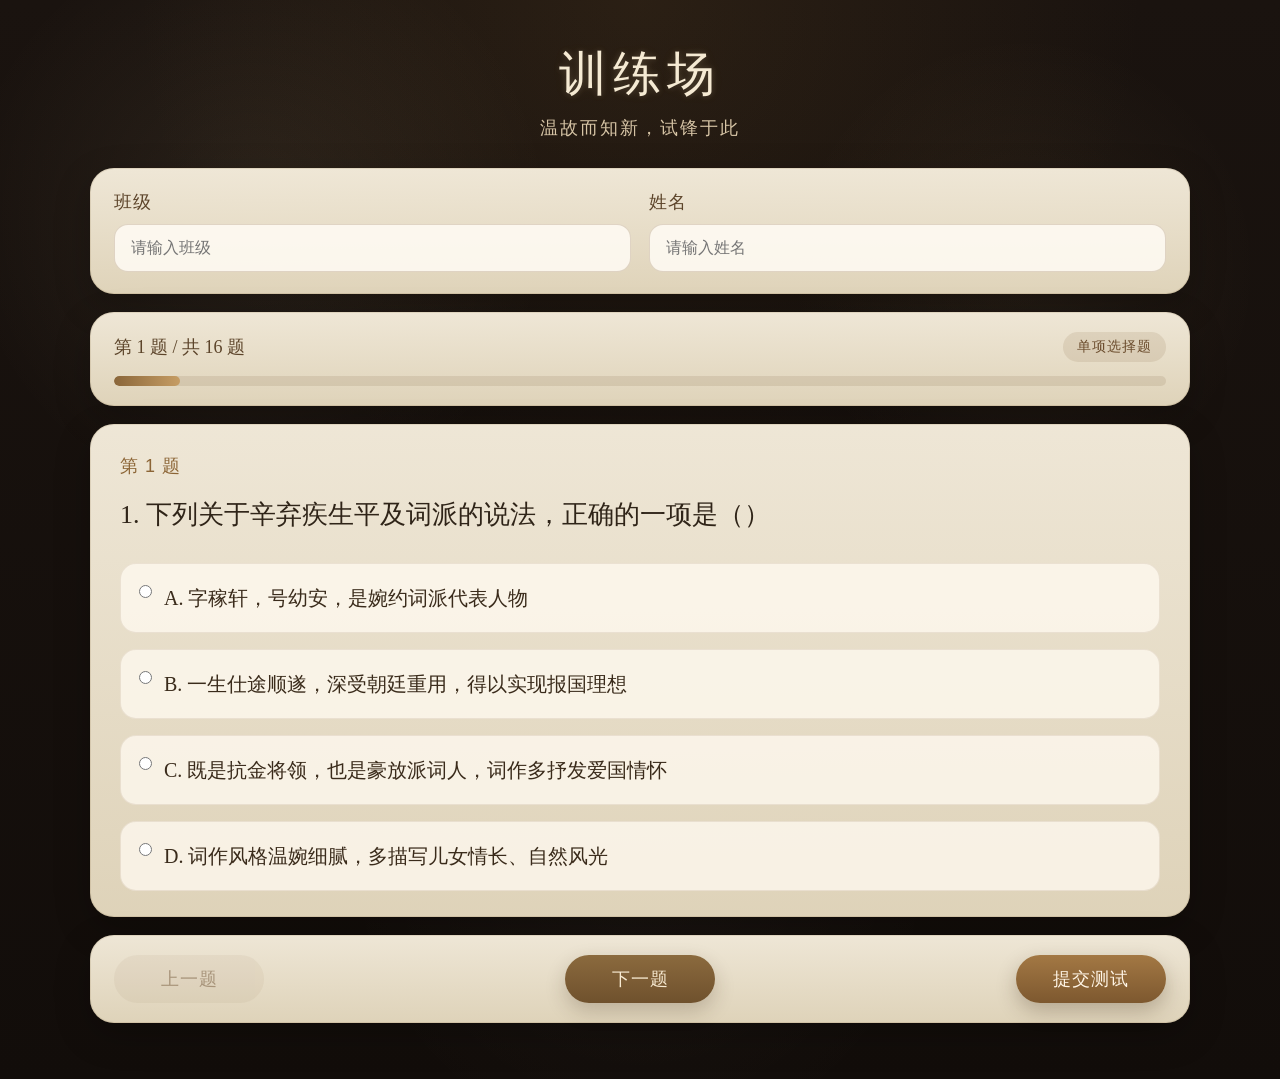
<file: training.html>
<!DOCTYPE html>
<html lang="zh-CN">
<head>
  <meta charset="UTF-8" />
  <meta name="viewport" content="width=device-width, initial-scale=1.0" />
  <title>训练场</title>
  <link rel="stylesheet" href="training.css" />
</head>
<body>
  <div class="training-page">
    <div class="training-bg"></div>

    <div class="training-shell">
      <header class="training-header">
        <div class="training-title">训练场</div>
        <div class="training-subtitle">温故而知新，试锋于此</div>
      </header>

      <section class="student-bar">
        <div class="field-item">
          <label for="className">班级</label>
          <input id="className" type="text" placeholder="请输入班级" />
        </div>
        <div class="field-item">
          <label for="studentName">姓名</label>
          <input id="studentName" type="text" placeholder="请输入姓名" />
        </div>
      </section>

      <section class="progress-bar-wrap">
        <div class="progress-meta">
          <span id="progressText">第 1 题 / 共 16 题</span>
          <span id="questionTypeTag" class="question-type-tag">单项选择题</span>
        </div>
        <div class="progress-bar">
          <div id="progressInner" class="progress-inner"></div>
        </div>
      </section>

      <main class="question-card">
        <div id="questionNumber" class="question-number">第 1 题</div>
        <div id="questionStem" class="question-stem"></div>
        <div id="questionArea" class="question-area"></div>
      </main>

      <section class="nav-bar">
        <button id="prevBtn" class="nav-btn secondary-btn">上一题</button>
        <button id="nextBtn" class="nav-btn primary-btn">下一题</button>
        <button id="submitBtn" class="nav-btn submit-btn">提交测试</button>
      </section>
    </div>

    <div id="unfinishedOverlay" class="submit-overlay hidden">
      <div class="submit-card">
        <div class="submit-title">提交提醒</div>
        <div id="unfinishedText" class="submit-text">
          你的第1、6、7题还未作答完成，确认提交？
        </div>
        <div class="confirm-btn-row">
          <button id="backToAnswerBtn" class="nav-btn secondary-btn">返回作答</button>
          <button id="confirmSubmitBtn" class="nav-btn submit-btn">确认提交</button>
        </div>
      </div>
    </div>

    <div id="resultOverlay" class="submit-overlay hidden">
      <div class="submit-card result-card">
        <div id="resultTitle" class="submit-title">训练结果</div>
        <div id="resultSummary" class="result-summary"></div>
        <div id="resultDetails" class="result-details"></div>
        <div class="result-btn-row">
          <button id="reviewBtn" class="nav-btn secondary-btn">留在本页复盘</button>
          <button id="finishBtn" class="finish-btn">返回首页</button>
        </div>
      </div>
    </div>
  </div>

  <script src="training.js"></script>
</body>
</html>
</file>
<file: training.css>
* {
  box-sizing: border-box;
  margin: 0;
  padding: 0;
}

html, body {
  width: 100%;
  min-height: 100%;
  background: #0f0b08;
  font-family: "Microsoft YaHei", "PingFang SC", sans-serif;
  color: #2f2418;
}

body {
  min-height: 100vh;
}

.training-page {
  position: relative;
  min-height: 100vh;
  overflow: hidden;
  background:
    radial-gradient(circle at top, rgba(120, 88, 44, 0.18), transparent 40%),
    linear-gradient(180deg, #1a130f 0%, #120d0a 100%);
}

.training-bg {
  position: absolute;
  inset: 0;
  background:
    radial-gradient(circle at 20% 20%, rgba(255, 226, 170, 0.08), transparent 22%),
    radial-gradient(circle at 80% 25%, rgba(255, 214, 140, 0.06), transparent 18%),
    radial-gradient(circle at 50% 80%, rgba(255, 240, 210, 0.03), transparent 28%);
  pointer-events: none;
}

.training-shell {
  position: relative;
  z-index: 2;
  width: min(1100px, 92vw);
  margin: 0 auto;
  padding: 42px 0 56px;
}

.training-header {
  text-align: center;
  margin-bottom: 28px;
}

.training-title {
  color: #f5ead3;
  font-size: 48px;
  font-family: "STKaiti", "KaiTi", "Kaiti SC", "FangSong", serif;
  letter-spacing: 6px;
  text-shadow:
    0 0 6px rgba(255, 236, 200, 0.18),
    0 0 14px rgba(255, 204, 120, 0.08);
}

.training-subtitle {
  margin-top: 10px;
  color: #d7c5a6;
  font-size: 18px;
  letter-spacing: 2px;
  font-family: "STKaiti", "KaiTi", "Kaiti SC", "FangSong", serif;
}

.student-bar,
.progress-bar-wrap,
.question-card,
.nav-bar {
  border-radius: 24px;
  background: linear-gradient(180deg, rgba(247, 239, 222, 0.96), rgba(235, 223, 196, 0.94));
  box-shadow:
    0 12px 36px rgba(0, 0, 0, 0.22),
    inset 0 0 0 1px rgba(124, 92, 48, 0.14);
}

.student-bar {
  display: grid;
  grid-template-columns: repeat(2, 1fr);
  gap: 18px;
  padding: 22px 24px;
  margin-bottom: 18px;
}

.field-item {
  display: flex;
  flex-direction: column;
  gap: 10px;
}

.field-item label {
  color: #5c442a;
  font-size: 18px;
  font-family: "STKaiti", "KaiTi", "Kaiti SC", "FangSong", serif;
  letter-spacing: 1px;
}

.field-item input {
  height: 48px;
  padding: 0 16px;
  border: 1px solid rgba(122, 88, 46, 0.22);
  border-radius: 14px;
  outline: none;
  background: rgba(255, 252, 245, 0.85);
  font-size: 16px;
  color: #3d2c19;
}

.progress-bar-wrap {
  padding: 20px 24px;
  margin-bottom: 18px;
}

.progress-meta {
  display: flex;
  justify-content: space-between;
  align-items: center;
  gap: 16px;
  margin-bottom: 14px;
}

#progressText {
  color: #5c442a;
  font-size: 18px;
  font-family: "STKaiti", "KaiTi", "Kaiti SC", "FangSong", serif;
}

.question-type-tag {
  padding: 6px 14px;
  border-radius: 999px;
  background: rgba(114, 81, 45, 0.12);
  color: #6b4c2d;
  font-size: 14px;
  letter-spacing: 1px;
}

.progress-bar {
  width: 100%;
  height: 10px;
  border-radius: 999px;
  background: rgba(120, 93, 59, 0.14);
  overflow: hidden;
}

.progress-inner {
  width: 0%;
  height: 100%;
  border-radius: 999px;
  background: linear-gradient(90deg, #8a663a, #c69d64);
  transition: width 0.25s ease;
}

.question-card {
  padding: 30px 30px 26px;
}

.question-number {
  color: #8c6536;
  font-size: 18px;
  letter-spacing: 1px;
  margin-bottom: 14px;
}

.question-stem {
  color: #2f2418;
  font-size: 26px;
  line-height: 1.8;
  font-family: "STKaiti", "KaiTi", "Kaiti SC", "FangSong", serif;
  margin-bottom: 24px;
}

.question-area {
  display: flex;
  flex-direction: column;
  gap: 16px;
}

.option-label {
  display: flex;
  align-items: flex-start;
  gap: 12px;
  padding: 16px 18px;
  border-radius: 16px;
  background: rgba(255, 250, 241, 0.76);
  border: 1px solid rgba(124, 92, 48, 0.12);
  cursor: pointer;
  transition: transform 0.18s ease, box-shadow 0.18s ease, background 0.18s ease;
}

.option-label:hover {
  transform: translateY(-1px);
  background: rgba(255, 248, 235, 0.96);
  box-shadow: 0 8px 18px rgba(0, 0, 0, 0.08);
}

.option-label input[type="radio"] {
  margin-top: 5px;
}

.option-text {
  color: #3a2b1b;
  font-size: 20px;
  line-height: 1.8;
  font-family: "STKaiti", "KaiTi", "Kaiti SC", "FangSong", serif;
}

.fill-group {
  display: flex;
  flex-direction: column;
  gap: 14px;
}

.fill-item {
  display: flex;
  flex-direction: column;
  gap: 8px;
}

.fill-item label {
  color: #5b4328;
  font-size: 18px;
  font-family: "STKaiti", "KaiTi", "Kaiti SC", "FangSong", serif;
}

.fill-item input {
  height: 48px;
  padding: 0 14px;
  border-radius: 12px;
  border: 1px solid rgba(124, 92, 48, 0.2);
  background: rgba(255, 252, 246, 0.92);
  outline: none;
  font-size: 16px;
}

.essay-box {
  width: 100%;
  min-height: 180px;
  resize: vertical;
  border-radius: 16px;
  border: 1px solid rgba(124, 92, 48, 0.2);
  background: rgba(255, 252, 246, 0.92);
  padding: 16px;
  outline: none;
  font-size: 16px;
  line-height: 1.8;
  color: #3a2b1b;
}

.nav-bar {
  display: flex;
  justify-content: space-between;
  gap: 16px;
  padding: 20px 24px;
  margin-top: 18px;
}

.nav-btn {
  min-width: 150px;
  height: 48px;
  border: none;
  border-radius: 999px;
  cursor: pointer;
  font-size: 18px;
  letter-spacing: 1px;
  font-family: "STKaiti", "KaiTi", "Kaiti SC", "FangSong", serif;
  transition: transform 0.18s ease, opacity 0.18s ease, box-shadow 0.18s ease;
}

.nav-btn:hover {
  transform: translateY(-1px);
}

.secondary-btn {
  background: rgba(121, 91, 58, 0.12);
  color: #6a4d2f;
}

.primary-btn {
  background: linear-gradient(180deg, #8b6a3e, #6f512d);
  color: #f7ead2;
  box-shadow: 0 8px 20px rgba(56, 36, 16, 0.22);
}

.submit-btn {
  background: linear-gradient(180deg, #a37844, #7d582f);
  color: #fff5e6;
  box-shadow: 0 8px 20px rgba(56, 36, 16, 0.26);
}

.submit-overlay {
  position: fixed;
  inset: 0;
  z-index: 40;
  display: flex;
  align-items: center;
  justify-content: center;
  padding: 24px;
  background: rgba(10, 8, 6, 0.48);
  backdrop-filter: blur(6px);
  -webkit-backdrop-filter: blur(6px);
}

.submit-card {
  width: min(720px, 92vw);
  padding: 42px 34px 30px;
  border-radius: 24px;
  text-align: center;
  background: linear-gradient(180deg, rgba(248, 241, 223, 0.97), rgba(236, 223, 194, 0.95));
  box-shadow:
    0 12px 36px rgba(0, 0, 0, 0.28),
    inset 0 0 0 1px rgba(124, 92, 48, 0.16);
}

.submit-title {
  color: #3b2a18;
  font-size: 38px;
  letter-spacing: 3px;
  font-family: "STKaiti", "KaiTi", "Kaiti SC", "FangSong", serif;
}

.submit-text {
  margin-top: 18px;
  color: #5b4328;
  font-size: 22px;
  line-height: 1.9;
  font-family: "STKaiti", "KaiTi", "Kaiti SC", "FangSong", serif;
}

.finish-btn {
  padding: 14px 34px;
  border: none;
  border-radius: 999px;
  cursor: pointer;
  background: linear-gradient(180deg, #8b6a3e, #6f512d);
  color: #f7ead2;
  font-size: 20px;
  letter-spacing: 2px;
  font-family: "STKaiti", "KaiTi", "Kaiti SC", "FangSong", serif;
}

.hidden {
  display: none !important;
}

.confirm-btn-row {
  margin-top: 28px;
  display: flex;
  justify-content: center;
  gap: 18px;
  flex-wrap: wrap;
}

.confirm-btn-row .nav-btn {
  min-width: 160px;
}

.unfinished-link {
  display: inline-block;
  margin: 0 2px;
  color: #7a5223;
  font-weight: 700;
  cursor: pointer;
  border-bottom: 1px solid rgba(122, 82, 35, 0.35);
  transition: color 0.18s ease, border-color 0.18s ease, transform 0.18s ease;
}

.unfinished-link:hover {
  color: #a0662b;
  border-color: rgba(160, 102, 43, 0.6);
  transform: translateY(-1px);
}

.result-card {
  width: min(980px, 94vw);
  max-height: 88vh;
  text-align: left;
  overflow: hidden;
  display: flex;
  flex-direction: column;
}

.result-summary {
  margin-top: 22px;
}

.summary-grid {
  display: grid;
  grid-template-columns: repeat(4, 1fr);
  gap: 14px;
}

.summary-card {
  border-radius: 18px;
  padding: 16px 18px;
  background: rgba(255, 250, 241, 0.78);
  border: 1px solid rgba(124, 92, 48, 0.12);
}

.summary-label {
  color: #8a6841;
  font-size: 14px;
  margin-bottom: 8px;
  letter-spacing: 1px;
}

.summary-value {
  color: #352616;
  font-size: 22px;
  line-height: 1.5;
  font-family: "STKaiti", "KaiTi", "Kaiti SC", "FangSong", serif;
}

.feedback-panel {
  margin-top: 16px;
  border-radius: 18px;
  padding: 18px 20px;
  background: rgba(118, 83, 44, 0.08);
  border: 1px solid rgba(124, 92, 48, 0.12);
}

.feedback-title {
  color: #6e4e2e;
  font-size: 18px;
  margin-bottom: 8px;
  font-family: "STKaiti", "KaiTi", "Kaiti SC", "FangSong", serif;
}

.feedback-text {
  color: #4e3923;
  font-size: 17px;
  line-height: 1.9;
}

.result-details {
  margin-top: 18px;
  padding-right: 4px;
  overflow-y: auto;
}

.result-section {
  margin-bottom: 20px;
}

.result-section h3 {
  color: #5e4325;
  font-size: 24px;
  margin-bottom: 12px;
  font-family: "STKaiti", "KaiTi", "Kaiti SC", "FangSong", serif;
}

.result-item {
  margin-bottom: 12px;
  padding: 16px 18px;
  border-radius: 18px;
  background: rgba(255, 250, 241, 0.78);
  border: 1px solid rgba(124, 92, 48, 0.12);
}

.result-item-head {
  display: flex;
  justify-content: space-between;
  align-items: center;
  gap: 12px;
  flex-wrap: wrap;
}

.result-qno {
  color: #533a1f;
  font-size: 18px;
  font-weight: 700;
}

.result-desc {
  margin-top: 10px;
  color: #5a432a;
  font-size: 16px;
  line-height: 1.8;
}

.result-status {
  display: inline-flex;
  align-items: center;
  justify-content: center;
  min-width: 74px;
  padding: 5px 12px;
  border-radius: 999px;
  font-size: 14px;
  letter-spacing: 1px;
}

.result-status.ok {
  background: rgba(75, 134, 80, 0.14);
  color: #2f6a35;
}

.result-status.bad {
  background: rgba(166, 78, 58, 0.14);
  color: #93442f;
}

.result-score-tag {
  padding: 5px 12px;
  border-radius: 999px;
  background: rgba(114, 81, 45, 0.12);
  color: #6b4c2d;
  font-size: 14px;
}

.sub-result-wrap {
  margin-top: 12px;
  display: flex;
  flex-direction: column;
  gap: 10px;
}

.sub-result-row {
  padding: 10px 12px;
  border-radius: 14px;
  background: rgba(255, 255, 255, 0.4);
  color: #4f3a24;
  line-height: 1.7;
}

.sub-result-ref {
  margin-top: 6px;
  color: #8b6441;
  font-size: 14px;
  line-height: 1.7;
}

.essay-answer-box {
  margin-top: 12px;
  padding: 14px 16px;
  border-radius: 16px;
  background: rgba(118, 83, 44, 0.06);
  border: 1px dashed rgba(124, 92, 48, 0.18);
}

.essay-answer-title {
  color: #6b4c2d;
  font-size: 16px;
  margin-bottom: 8px;
  font-weight: 700;
}

.essay-answer-text {
  color: #4e3923;
  font-size: 16px;
  line-height: 1.9;
  white-space: pre-wrap;
}

.result-btn-row {
  margin-top: 20px;
  display: flex;
  justify-content: flex-end;
  gap: 14px;
  flex-wrap: wrap;
}

@media (max-width: 900px) {
  .summary-grid {
    grid-template-columns: repeat(2, 1fr);
  }
}

@media (max-width: 768px) {
  .training-shell {
    width: 94vw;
    padding-top: 26px;
  }

  .student-bar {
    grid-template-columns: 1fr;
  }

  .training-title {
    font-size: 38px;
  }

  .question-stem {
    font-size: 22px;
  }

  .option-text {
    font-size: 18px;
  }

  .nav-bar {
    flex-direction: column;
  }

  .nav-btn {
    width: 100%;
  }

  .submit-card {
    padding: 28px 20px 22px;
  }

  .submit-title {
    font-size: 30px;
  }

  .submit-text {
    font-size: 18px;
  }

  .summary-grid {
    grid-template-columns: 1fr;
  }

  .result-btn-row {
    flex-direction: column;
  }

  .result-btn-row .nav-btn,
  .result-btn-row .finish-btn {
    width: 100%;
  }
}
</file>
